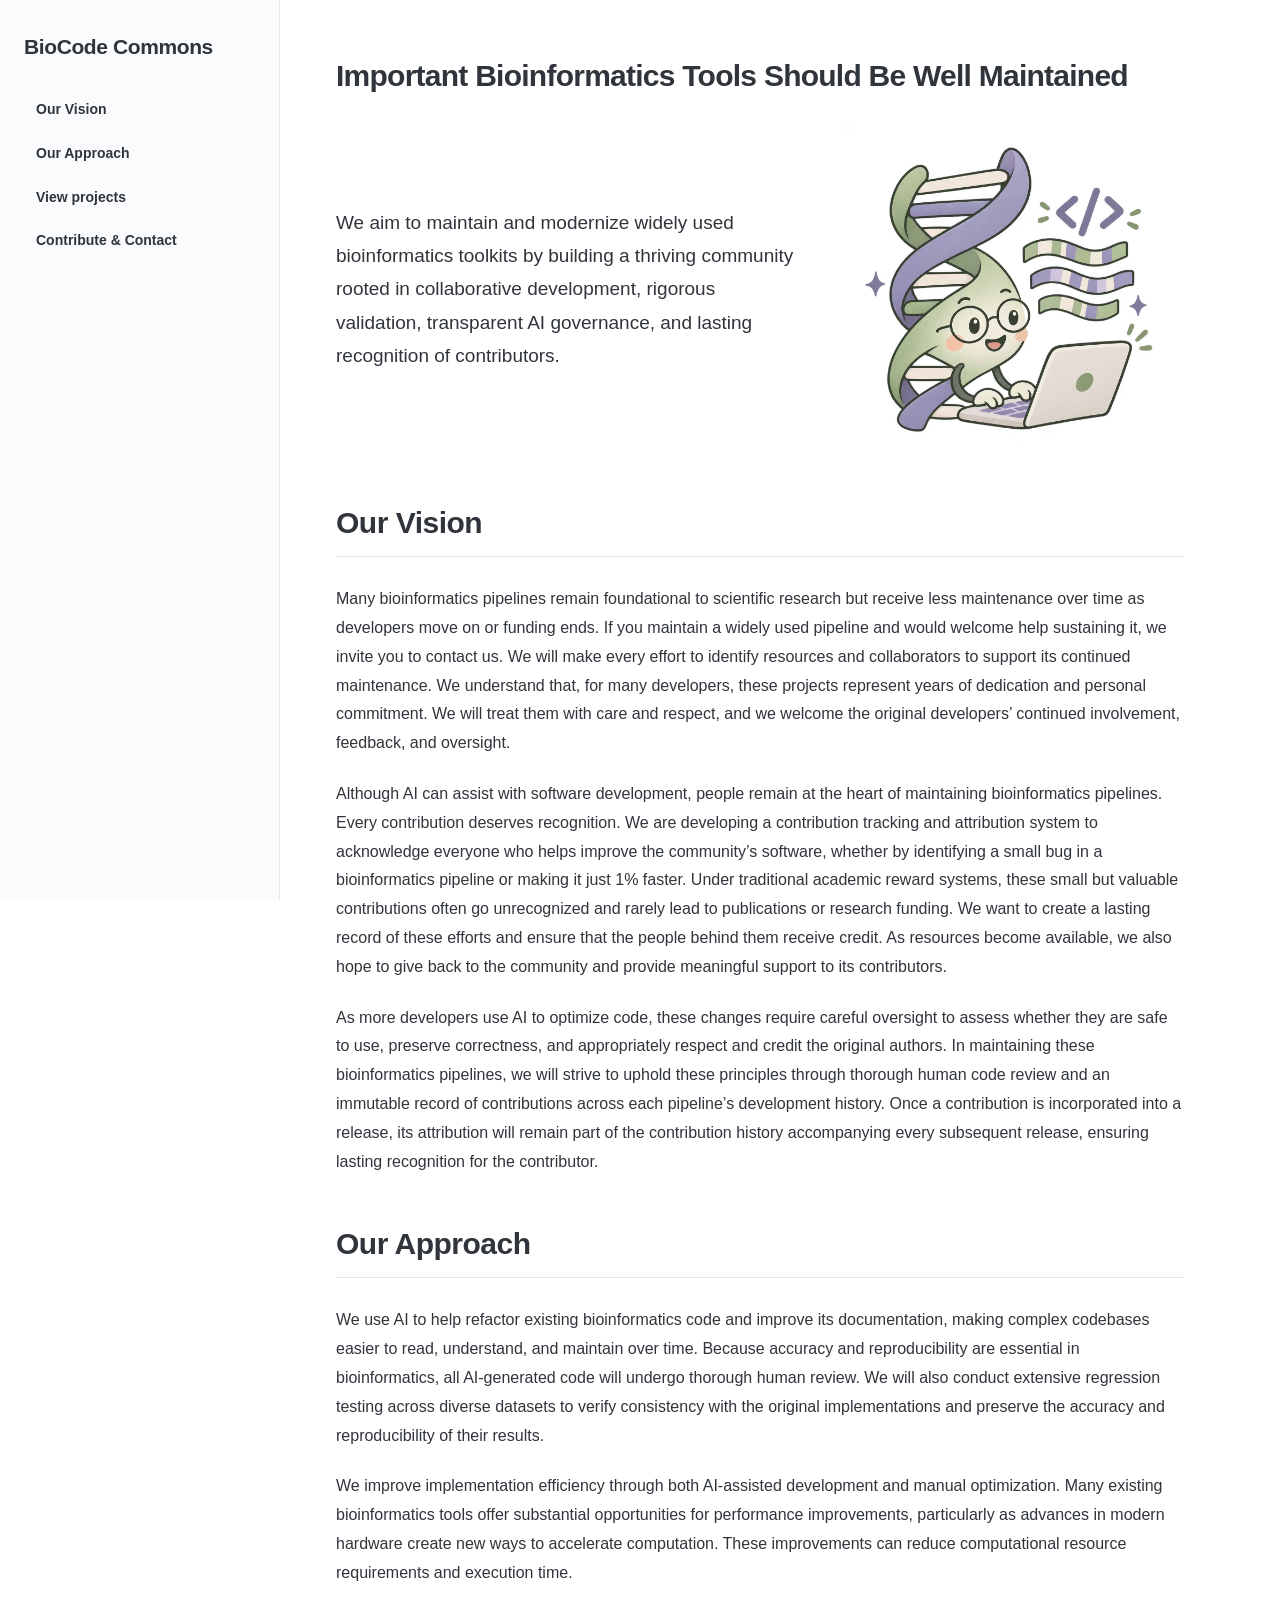
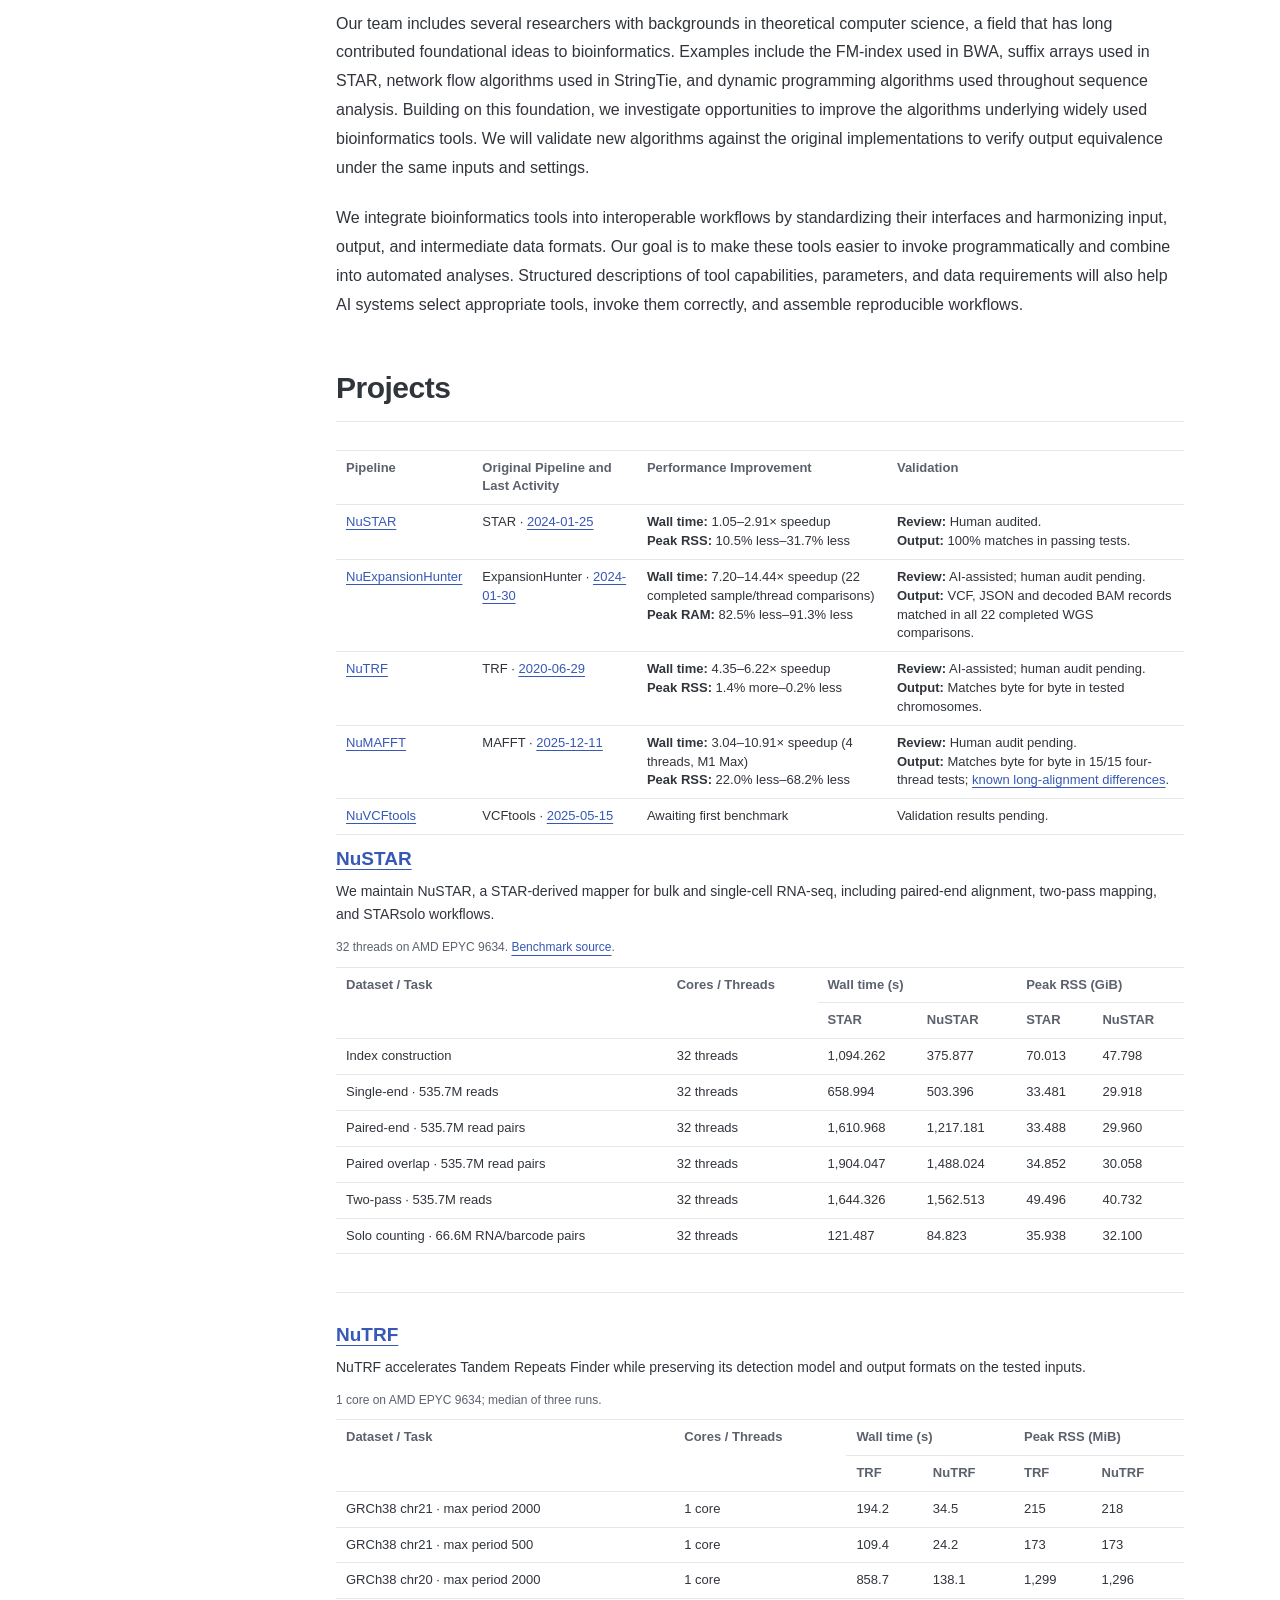
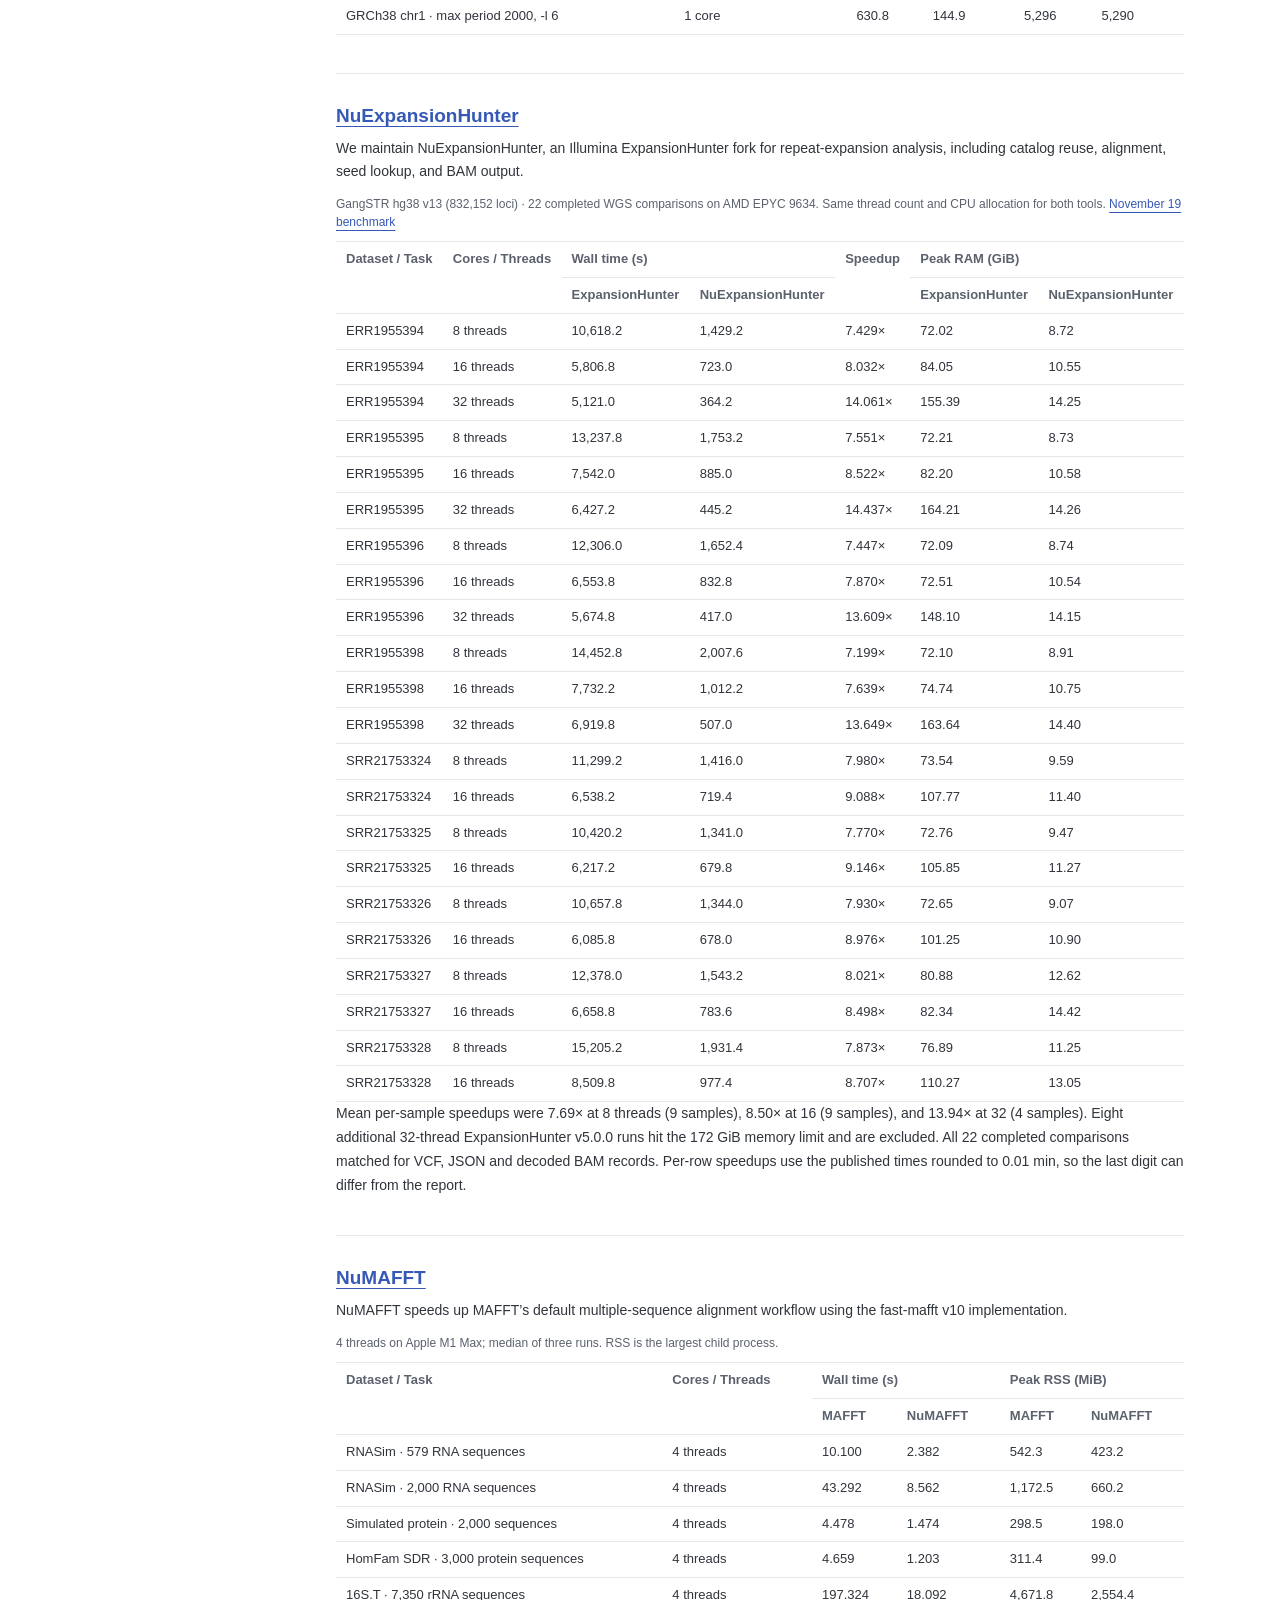
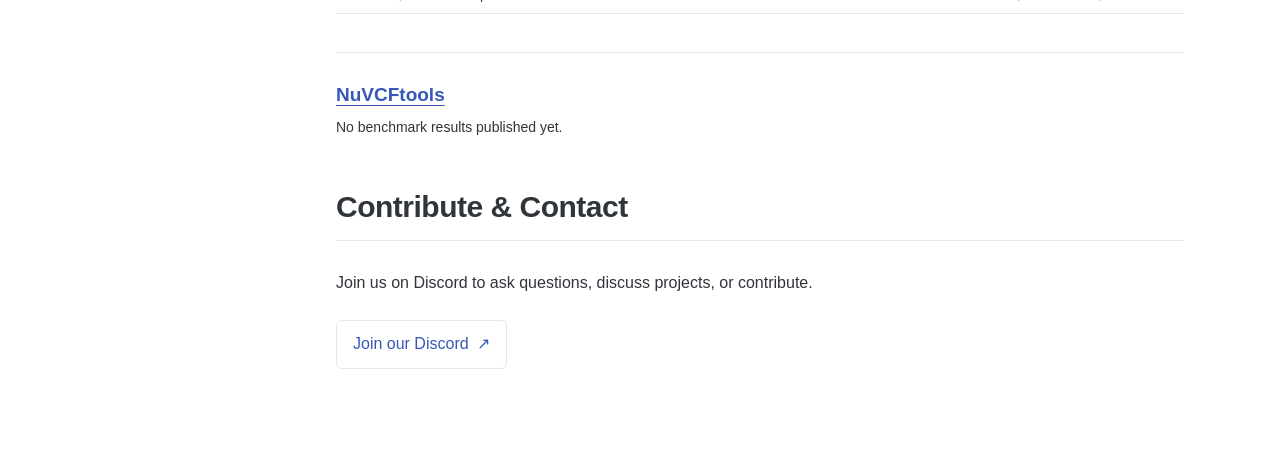
<file: index.html>
<!doctype html>
<html lang="en">
<head>
  <meta charset="utf-8">
  <meta name="viewport" content="width=device-width, initial-scale=1">
  <title>BioCode Commons</title>
  <link rel="icon" href="favicon.svg?v=e3b2caba0f7e" type="image/svg+xml">
  <link rel="stylesheet" href="styles.css?v=425fc012f367">
</head>
<body>
  <aside class="sidebar">
    <div class="site-name">BioCode Commons</div>
    <nav aria-label="Contents"><a class="toc-heading" href="#vision">Our Vision</a>
<a class="toc-heading" href="#approach">Our Approach</a>
<a class="toc-heading" href="#projects">View projects</a>
<a class="toc-heading" href="#contact">Contribute &amp; Contact</a></nav>
  </aside>
  <header class="mobile-header">
    <div class="site-name">BioCode Commons</div>
    <details>
      <summary>Contents</summary>
      <nav aria-label="Mobile contents"><a class="toc-heading" href="#vision">Our Vision</a>
<a class="toc-heading" href="#approach">Our Approach</a>
<a class="toc-heading" href="#projects">View projects</a>
<a class="toc-heading" href="#contact">Contribute &amp; Contact</a></nav>
    </details>
  </header>
  <main>
    <h1>Important Bioinformatics Tools Should Be Well Maintained</h1>
    <div class="intro">
      <p class="mission">We aim to maintain and modernize widely used bioinformatics toolkits by building a thriving community rooted in collaborative development, rigorous validation, transparent AI governance, and lasting recognition of contributors.</p>
      <figure class="intro-figure">
        <img src="bioinformatics-mascot.jpg?v=2be39acba1c9" width="1269" height="1240" alt="A DNA character wearing glasses and working on a laptop beside code and sequence illustrations">
      </figure>
    </div>
    <section id="vision" aria-labelledby="vision-title">
      <h2 id="vision-title">Our Vision</h2>
      <p>Many bioinformatics pipelines remain foundational to scientific research but receive less maintenance over time as developers move on or funding ends. If you maintain a widely used pipeline and would welcome help sustaining it, we invite you to contact us. We will make every effort to identify resources and collaborators to support its continued maintenance. We understand that, for many developers, these projects represent years of dedication and personal commitment. We will treat them with care and respect, and we welcome the original developers’ continued involvement, feedback, and oversight.</p>
<p>Although AI can assist with software development, people remain at the heart of maintaining bioinformatics pipelines. Every contribution deserves recognition. We are developing a contribution tracking and attribution system to acknowledge everyone who helps improve the community’s software, whether by identifying a small bug in a bioinformatics pipeline or making it just 1% faster. Under traditional academic reward systems, these small but valuable contributions often go unrecognized and rarely lead to publications or research funding. We want to create a lasting record of these efforts and ensure that the people behind them receive credit. As resources become available, we also hope to give back to the community and provide meaningful support to its contributors.</p>
<p>As more developers use AI to optimize code, these changes require careful oversight to assess whether they are safe to use, preserve correctness, and appropriately respect and credit the original authors. In maintaining these bioinformatics pipelines, we will strive to uphold these principles through thorough human code review and an immutable record of contributions across each pipeline’s development history. Once a contribution is incorporated into a release, its attribution will remain part of the contribution history accompanying every subsequent release, ensuring lasting recognition for the contributor.</p>
    </section>
    <section id="approach" aria-labelledby="approach-title">
      <h2 id="approach-title">Our Approach</h2>
      <p>We use AI to help refactor existing bioinformatics code and improve its documentation, making complex codebases easier to read, understand, and maintain over time. Because accuracy and reproducibility are essential in bioinformatics, all AI-generated code will undergo thorough human review. We will also conduct extensive regression testing across diverse datasets to verify consistency with the original implementations and preserve the accuracy and reproducibility of their results.</p>
<p>We improve implementation efficiency through both AI-assisted development and manual optimization. Many existing bioinformatics tools offer substantial opportunities for performance improvements, particularly as advances in modern hardware create new ways to accelerate computation. These improvements can reduce computational resource requirements and execution time.</p>
<p>Our team includes several researchers with backgrounds in theoretical computer science, a field that has long contributed foundational ideas to bioinformatics. Examples include the FM-index used in BWA, suffix arrays used in STAR, network flow algorithms used in StringTie, and dynamic programming algorithms used throughout sequence analysis. Building on this foundation, we investigate opportunities to improve the algorithms underlying widely used bioinformatics tools. We will validate new algorithms against the original implementations to verify output equivalence under the same inputs and settings.</p>
<p>We integrate bioinformatics tools into interoperable workflows by standardizing their interfaces and harmonizing input, output, and intermediate data formats. Our goal is to make these tools easier to invoke programmatically and combine into automated analyses. Structured descriptions of tool capabilities, parameters, and data requirements will also help AI systems select appropriate tools, invoke them correctly, and assemble reproducible workflows.</p>
    </section>
    <section id="projects" aria-labelledby="projects-title">
      <h2 id="projects-title">Projects</h2>

      <div class="benchmark-table-wrap overview-table-wrap" role="region" aria-label="Pipeline overview" tabindex="0">
        <table aria-label="Maintained pipeline summary">
          <thead><tr><th scope="col">Pipeline</th><th scope="col">Original Pipeline and Last Activity</th><th scope="col">Performance Improvement</th><th scope="col">Validation</th></tr></thead>
          <tbody>
            <tr>
              <th scope="row"><a href="#project-nustar">NuSTAR</a></th>
              <td>STAR · <a href="https://github.com/alexdobin/STAR/commit/b1edc1208d91a53bf40ebae8669f71d50b994851"><time datetime="2024-01-25">2024-01-25</time></a></td>
              <td><strong>Wall time:</strong> 1.05–2.91× speedup<br><strong>Peak RSS:</strong> 10.5% less–31.7% less</td>
              <td><strong>Review:</strong> Human audited.<br><strong>Output:</strong> 100% matches in passing tests.</td>
            </tr>
            <tr>
              <th scope="row"><a href="#project-nuexpansionhunter">NuExpansionHunter</a></th>
              <td>ExpansionHunter · <a href="https://github.com/Illumina/ExpansionHunter/commit/dc477e1379ed202bbfa103a75e023107a2b02c36"><time datetime="2024-01-30">2024-01-30</time></a></td>
              <td><strong>Wall time:</strong> 7.20–14.44× speedup (22 completed sample/thread comparisons)<br><strong>Peak RAM:</strong> 82.5% less–91.3% less</td>
              <td><strong>Review:</strong> AI-assisted; human audit pending.<br><strong>Output:</strong> VCF, JSON and decoded BAM records matched in all 22 completed WGS comparisons.</td>
            </tr>
            <tr>
              <th scope="row"><a href="#project-nutrf">NuTRF</a></th>
              <td>TRF · <a href="https://github.com/Benson-Genomics-Lab/TRF/commit/355c1f92b24f6b2e71650eda3549d46f0316e571"><time datetime="2020-06-29">2020-06-29</time></a></td>
              <td><strong>Wall time:</strong> 4.35–6.22× speedup<br><strong>Peak RSS:</strong> 1.4% more–0.2% less</td>
              <td><strong>Review:</strong> AI-assisted; human audit pending.<br><strong>Output:</strong> Matches byte for byte in tested chromosomes.</td>
            </tr>
            <tr>
              <th scope="row"><a href="#project-numafft">NuMAFFT</a></th>
              <td>MAFFT · <a href="https://gitlab.com/sysimm/mafft/-/commit/0a2319b41ec99282487c2d758029cb7ef1fbc5c2"><time datetime="2025-12-11">2025-12-11</time></a></td>
              <td><strong>Wall time:</strong> 3.04–10.91× speedup (4 threads, M1 Max)<br><strong>Peak RSS:</strong> 22.0% less–68.2% less</td>
              <td><strong>Review:</strong> Human audit pending.<br><strong>Output:</strong> Matches byte for byte in 15/15 four-thread tests; <a href="https://github.com/BioCode-Commons/NuMAFFT#compatibility-note">known long-alignment differences</a>.</td>
            </tr>
            <tr>
              <th scope="row"><a href="#project-nuvcftools">NuVCFtools</a></th>
              <td>VCFtools · <a href="https://github.com/vcftools/vcftools/commit/1f87a83402ffd17ea2723a456b7edf5d80b4a22c"><time datetime="2025-05-15">2025-05-15</time></a></td>
              <td>Awaiting first benchmark</td>
              <td>Validation results pending.</td>
            </tr>
          </tbody>
        </table>
      </div>

      <article class="project" aria-labelledby="project-nustar">
        <h3 id="project-nustar"><a href="https://github.com/BioCode-Commons/NuSTAR/tree/main">NuSTAR</a></h3>
        <p>We maintain NuSTAR, a STAR-derived mapper for bulk and single-cell RNA-seq, including paired-end alignment, two-pass mapping, and STARsolo workflows.</p>
        <div class="benchmark-table-wrap" role="region" aria-label="NuSTAR benchmark results" tabindex="0">
          <table>
            <caption>32 threads on AMD EPYC 9634. <a href="https://github.com/BioCode-Commons/NuSTAR/blob/3da465796b14f6f1e3f7ffb427d5b1a53fae8163/BENCHMARKS.md">Benchmark source</a>.</caption>
            <thead>
              <tr><th scope="col" rowspan="2">Dataset / Task</th><th scope="col" rowspan="2">Cores / Threads</th><th scope="colgroup" colspan="2">Wall time (s)</th><th scope="colgroup" colspan="2">Peak RSS (GiB)</th></tr>
              <tr><th scope="col">STAR</th><th scope="col">NuSTAR</th><th scope="col">STAR</th><th scope="col">NuSTAR</th></tr>
            </thead>
            <tbody>
              <tr><th scope="row">Index construction</th><td>32 threads</td><td>1,094.262</td><td>375.877</td><td>70.013</td><td>47.798</td></tr>
              <tr><th scope="row">Single-end · 535.7M reads</th><td>32 threads</td><td>658.994</td><td>503.396</td><td>33.481</td><td>29.918</td></tr>
              <tr><th scope="row">Paired-end · 535.7M read pairs</th><td>32 threads</td><td>1,610.968</td><td>1,217.181</td><td>33.488</td><td>29.960</td></tr>
              <tr><th scope="row">Paired overlap · 535.7M read pairs</th><td>32 threads</td><td>1,904.047</td><td>1,488.024</td><td>34.852</td><td>30.058</td></tr>
              <tr><th scope="row">Two-pass · 535.7M reads</th><td>32 threads</td><td>1,644.326</td><td>1,562.513</td><td>49.496</td><td>40.732</td></tr>
              <tr><th scope="row">Solo counting · 66.6M RNA/barcode pairs</th><td>32 threads</td><td>121.487</td><td>84.823</td><td>35.938</td><td>32.100</td></tr>
            </tbody>
          </table>
        </div>
      </article>

      <article class="project" aria-labelledby="project-nutrf">
        <h3 id="project-nutrf"><a href="https://github.com/BioCode-Commons/NuTRF">NuTRF</a></h3>
        <p>NuTRF accelerates Tandem Repeats Finder while preserving its detection model and output formats on the tested inputs.</p>
        <div class="benchmark-table-wrap" role="region" aria-label="NuTRF benchmark results" tabindex="0">
          <table>
            <caption>1 core on AMD EPYC 9634; median of three runs.</caption>
            <thead>
              <tr><th scope="col" rowspan="2">Dataset / Task</th><th scope="col" rowspan="2">Cores / Threads</th><th scope="colgroup" colspan="2">Wall time (s)</th><th scope="colgroup" colspan="2">Peak RSS (MiB)</th></tr>
              <tr><th scope="col">TRF</th><th scope="col">NuTRF</th><th scope="col">TRF</th><th scope="col">NuTRF</th></tr>
            </thead>
            <tbody>
              <tr><th scope="row">GRCh38 chr21 · max period 2000</th><td>1 core</td><td>194.2</td><td>34.5</td><td>215</td><td>218</td></tr>
              <tr><th scope="row">GRCh38 chr21 · max period 500</th><td>1 core</td><td>109.4</td><td>24.2</td><td>173</td><td>173</td></tr>
              <tr><th scope="row">GRCh38 chr20 · max period 2000</th><td>1 core</td><td>858.7</td><td>138.1</td><td>1,299</td><td>1,296</td></tr>
              <tr><th scope="row">GRCh38 chr1 · max period 2000, -l 6</th><td>1 core</td><td>630.8</td><td>144.9</td><td>5,296</td><td>5,290</td></tr>
            </tbody>
          </table>
        </div>
      </article>

      <article class="project" aria-labelledby="project-nuexpansionhunter">
        <h3 id="project-nuexpansionhunter"><a href="https://github.com/BioCode-Commons/NuExpansionHunter/tree/main">NuExpansionHunter</a></h3>
        <p>We maintain NuExpansionHunter, an Illumina ExpansionHunter fork for repeat-expansion analysis, including catalog reuse, alignment, seed lookup, and BAM output.</p>
        <div class="benchmark-table-wrap" role="region" aria-label="NuExpansionHunter benchmark results" tabindex="0">
          <table>
            <caption>GangSTR hg38 v13 (832,152 loci) · 22 completed WGS comparisons on AMD EPYC 9634. Same thread count and CPU allocation for both tools. <a href="https://github.com/BioCode-Commons/NuExpansionHunter/blob/867b8c82be2f6434547652cb446f40d1edb0b8d3/docs/08_Benchmark.md">November 19 benchmark</a></caption>
            <thead>
              <tr><th scope="col" rowspan="2">Dataset / Task</th><th scope="col" rowspan="2">Cores / Threads</th><th scope="colgroup" colspan="2">Wall time (s)</th><th scope="col" rowspan="2">Speedup</th><th scope="colgroup" colspan="2">Peak RAM (GiB)</th></tr>
              <tr><th scope="col">ExpansionHunter</th><th scope="col">NuExpansionHunter</th><th scope="col">ExpansionHunter</th><th scope="col">NuExpansionHunter</th></tr>
            </thead>
            <tbody>
              <tr><th scope="row">ERR1955394</th><td>8 threads</td><td>10,618.2</td><td>1,429.2</td><td>7.429×</td><td>72.02</td><td>8.72</td></tr>
              <tr><th scope="row">ERR1955394</th><td>16 threads</td><td>5,806.8</td><td>723.0</td><td>8.032×</td><td>84.05</td><td>10.55</td></tr>
              <tr><th scope="row">ERR1955394</th><td>32 threads</td><td>5,121.0</td><td>364.2</td><td>14.061×</td><td>155.39</td><td>14.25</td></tr>
              <tr><th scope="row">ERR1955395</th><td>8 threads</td><td>13,237.8</td><td>1,753.2</td><td>7.551×</td><td>72.21</td><td>8.73</td></tr>
              <tr><th scope="row">ERR1955395</th><td>16 threads</td><td>7,542.0</td><td>885.0</td><td>8.522×</td><td>82.20</td><td>10.58</td></tr>
              <tr><th scope="row">ERR1955395</th><td>32 threads</td><td>6,427.2</td><td>445.2</td><td>14.437×</td><td>164.21</td><td>14.26</td></tr>
              <tr><th scope="row">ERR1955396</th><td>8 threads</td><td>12,306.0</td><td>1,652.4</td><td>7.447×</td><td>72.09</td><td>8.74</td></tr>
              <tr><th scope="row">ERR1955396</th><td>16 threads</td><td>6,553.8</td><td>832.8</td><td>7.870×</td><td>72.51</td><td>10.54</td></tr>
              <tr><th scope="row">ERR1955396</th><td>32 threads</td><td>5,674.8</td><td>417.0</td><td>13.609×</td><td>148.10</td><td>14.15</td></tr>
              <tr><th scope="row">ERR1955398</th><td>8 threads</td><td>14,452.8</td><td>2,007.6</td><td>7.199×</td><td>72.10</td><td>8.91</td></tr>
              <tr><th scope="row">ERR1955398</th><td>16 threads</td><td>7,732.2</td><td>1,012.2</td><td>7.639×</td><td>74.74</td><td>10.75</td></tr>
              <tr><th scope="row">ERR1955398</th><td>32 threads</td><td>6,919.8</td><td>507.0</td><td>13.649×</td><td>163.64</td><td>14.40</td></tr>
              <tr><th scope="row">SRR21753324</th><td>8 threads</td><td>11,299.2</td><td>1,416.0</td><td>7.980×</td><td>73.54</td><td>9.59</td></tr>
              <tr><th scope="row">SRR21753324</th><td>16 threads</td><td>6,538.2</td><td>719.4</td><td>9.088×</td><td>107.77</td><td>11.40</td></tr>
              <tr><th scope="row">SRR21753325</th><td>8 threads</td><td>10,420.2</td><td>1,341.0</td><td>7.770×</td><td>72.76</td><td>9.47</td></tr>
              <tr><th scope="row">SRR21753325</th><td>16 threads</td><td>6,217.2</td><td>679.8</td><td>9.146×</td><td>105.85</td><td>11.27</td></tr>
              <tr><th scope="row">SRR21753326</th><td>8 threads</td><td>10,657.8</td><td>1,344.0</td><td>7.930×</td><td>72.65</td><td>9.07</td></tr>
              <tr><th scope="row">SRR21753326</th><td>16 threads</td><td>6,085.8</td><td>678.0</td><td>8.976×</td><td>101.25</td><td>10.90</td></tr>
              <tr><th scope="row">SRR21753327</th><td>8 threads</td><td>12,378.0</td><td>1,543.2</td><td>8.021×</td><td>80.88</td><td>12.62</td></tr>
              <tr><th scope="row">SRR21753327</th><td>16 threads</td><td>6,658.8</td><td>783.6</td><td>8.498×</td><td>82.34</td><td>14.42</td></tr>
              <tr><th scope="row">SRR21753328</th><td>8 threads</td><td>15,205.2</td><td>1,931.4</td><td>7.873×</td><td>76.89</td><td>11.25</td></tr>
              <tr><th scope="row">SRR21753328</th><td>16 threads</td><td>8,509.8</td><td>977.4</td><td>8.707×</td><td>110.27</td><td>13.05</td></tr>
            </tbody>
          </table>
        </div>
        <p class="benchmark-note">Mean per-sample speedups were 7.69× at 8 threads (9 samples), 8.50× at 16 (9 samples), and 13.94× at 32 (4 samples). Eight additional 32-thread ExpansionHunter v5.0.0 runs hit the 172 GiB memory limit and are excluded. All 22 completed comparisons matched for VCF, JSON and decoded BAM records. Per-row speedups use the published times rounded to 0.01 min, so the last digit can differ from the report.</p>
      </article>

      <article class="project" aria-labelledby="project-numafft">
        <h3 id="project-numafft"><a href="https://github.com/BioCode-Commons/NuMAFFT">NuMAFFT</a></h3>
        <p>NuMAFFT speeds up MAFFT’s default multiple-sequence alignment workflow using the fast-mafft v10 implementation.</p>
        <div class="benchmark-table-wrap" role="region" aria-label="NuMAFFT benchmark results" tabindex="0">
          <table>
            <caption>4 threads on Apple M1 Max; median of three runs. RSS is the largest child process.</caption>
            <thead>
              <tr><th scope="col" rowspan="2">Dataset / Task</th><th scope="col" rowspan="2">Cores / Threads</th><th scope="colgroup" colspan="2">Wall time (s)</th><th scope="colgroup" colspan="2">Peak RSS (MiB)</th></tr>
              <tr><th scope="col">MAFFT</th><th scope="col">NuMAFFT</th><th scope="col">MAFFT</th><th scope="col">NuMAFFT</th></tr>
            </thead>
            <tbody>
              <tr><th scope="row">RNASim · 579 RNA sequences</th><td>4 threads</td><td>10.100</td><td>2.382</td><td>542.3</td><td>423.2</td></tr>
              <tr><th scope="row">RNASim · 2,000 RNA sequences</th><td>4 threads</td><td>43.292</td><td>8.562</td><td>1,172.5</td><td>660.2</td></tr>
              <tr><th scope="row">Simulated protein · 2,000 sequences</th><td>4 threads</td><td>4.478</td><td>1.474</td><td>298.5</td><td>198.0</td></tr>
              <tr><th scope="row">HomFam SDR · 3,000 protein sequences</th><td>4 threads</td><td>4.659</td><td>1.203</td><td>311.4</td><td>99.0</td></tr>
              <tr><th scope="row">16S.T · 7,350 rRNA sequences</th><td>4 threads</td><td>197.324</td><td>18.092</td><td>4,671.8</td><td>2,554.4</td></tr>
            </tbody>
          </table>
        </div>
      </article>

      <article class="project" aria-labelledby="project-nuvcftools">
        <h3 id="project-nuvcftools"><a href="https://github.com/BioCode-Commons/NuVCFtools">NuVCFtools</a></h3>
        <p class="benchmark-note">No benchmark results published yet.</p>
      </article>
    </section>
    <section id="contact" aria-labelledby="contact-title">
      <h2 id="contact-title">Contribute &amp; Contact</h2>
      <p>Join us on Discord to ask questions, discuss projects, or contribute.</p>
      <p><a class="discord-link" href="https://discord.gg/AEQjM3y5S">Join our Discord <span aria-hidden="true">↗</span></a></p>
    </section>
  </main>
</body>
</html>
</file>
<file: styles.css>
* { box-sizing: border-box; }
:root { color-scheme: light; --ink: #30343b; --muted: #5b616d; --line: #e5e7eb; --accent: #3658b6; }
html { scroll-padding-top: 32px; }
body { margin: 0; background: #fff; color: var(--ink); font-family: -apple-system, BlinkMacSystemFont, "Segoe UI", sans-serif; font-size: 16px; line-height: 1.75; }
.sidebar { position: fixed; inset: 0 auto 0 0; width: 280px; padding: 32px 24px; border-right: 1px solid var(--line); overflow-y: auto; background: #fafbfc; }
.site-name { font-size: 21px; font-weight: 650; letter-spacing: -.4px; line-height: 1.4; margin-bottom: 32px; }
.sidebar nav a, .mobile-header nav a { display: block; color: var(--muted); text-decoration: none; font-size: 13px; line-height: 1.55; padding: 6px 10px; border-left: 2px solid transparent; }
.sidebar nav a:hover, .sidebar nav a:focus-visible, .mobile-header nav a:hover, .mobile-header nav a:focus-visible { color: var(--accent); background: #edf1fa; border-left-color: var(--accent); }
a:focus-visible { outline: 2px solid var(--accent); outline-offset: 2px; }
.sidebar nav .toc-heading, .mobile-header nav .toc-heading { color: var(--ink); font-size: 14px; font-weight: 600; }
.mobile-header { display: none; }
main { container-type: inline-size; width: min(960px, calc(100% - 280px)); margin-left: 280px; padding: 56px 56px 80px; }
h1 { font-size: clamp(16px, 3.9cqi, 30px); font-weight: 600; letter-spacing: -.025em; line-height: 1.3; margin: 0 0 28px; white-space: nowrap; }
.intro { display: grid; grid-template-columns: 1.3fr 1fr; align-items: center; gap: 32px; margin-bottom: 48px; }
.mission { font-size: 19px; line-height: 1.75; margin: 0; }
figure { margin: 0; }
.intro-figure { width: 100%; max-width: 340px; justify-self: end; }
.intro-figure img { display: block; width: 100%; height: auto; }
.project a { color: var(--accent); text-underline-offset: 4px; }
.overview-table-wrap { margin: 0 0 10px; }
.overview-table-wrap a { color: var(--accent); text-underline-offset: 3px; }
.overview-table-wrap tbody th { font-weight: 600; }
.project + .project { margin-top: 38px; padding-top: 28px; border-top: 1px solid var(--line); }
.project h3 { margin-bottom: 6px; font-size: 19px; }
.project p { margin: 0 0 12px; font-size: 14px; line-height: 1.7; }
.benchmark-table-wrap { max-width: 100%; overflow-x: auto; }
.benchmark-table-wrap caption { text-align: left; color: var(--muted); font-size: 12px; padding: 0 0 10px; }
.benchmark-table-wrap table { width: 100%; border-collapse: collapse; font-size: 13px; line-height: 1.45; font-variant-numeric: tabular-nums; }
.benchmark-table-wrap th, .benchmark-table-wrap td { padding: 8px 10px; border-bottom: 1px solid var(--line); text-align: left; vertical-align: top; }
.benchmark-table-wrap thead th { border-top: 1px solid var(--line); color: var(--muted); font-weight: 600; }
.benchmark-table-wrap tbody th { font-weight: 500; }
.benchmark-table-wrap td:nth-child(n+2) { white-space: nowrap; }
.overview-table-wrap td:nth-child(n+2) { white-space: normal; }
.project-status { color: var(--muted); }
.sidebar nav > a + a, .mobile-header nav > a + a { margin-top: 10px; }
section > p { margin: 0 0 22px; line-height: 1.8; }
.discord-link { display: inline-flex; align-items: center; gap: 8px; padding: 9px 16px; border: 1px solid var(--line); border-radius: 6px; color: var(--accent); text-decoration: none; font-weight: 500; }
.discord-link:hover { background: #edf1fa; border-color: var(--accent); }
section { scroll-margin-top: 30px; }
section + section { margin-top: 48px; }
h2 { font-size: 30px; font-weight: 600; letter-spacing: -.5px; line-height: 1.3; margin: 0 0 28px; padding-bottom: 14px; border-bottom: 1px solid var(--line); }
h3 { font-size: 20px; font-weight: 600; line-height: 1.5; margin: 0 0 12px; }
@media (min-width: 1500px) { main { margin-left: calc(280px + (100vw - 1500px) / 2); } }
@media (max-width: 1050px) { main { padding: 40px 32px 64px; } .intro { grid-template-columns: 1fr; gap: 20px; } figure { width: min(100%, 300px); margin: auto; } }
@media (max-width: 760px) {
  html { scroll-padding-top: 20px; }
  .sidebar { display: none; }
  .mobile-header { display: block; border-bottom: 1px solid var(--line); padding: 18px 22px; background: #fafbfc; }
  .mobile-header .site-name { font-size: 19px; margin: 0 0 10px; }
  summary { cursor: pointer; font-size: 14px; color: var(--muted); }
  .mobile-header > details > nav { margin-top: 16px; }
  main { container-type: inline-size; width: 100%; margin: 0; padding: 28px 22px 48px; }
  h1 { font-size: clamp(22px, 6vw, 28px); white-space: normal; text-wrap: balance; margin-bottom: 22px; }
  .mission { font-size: 17px; }
  h2 { font-size: 26px; }
  h3 { font-size: 18px; }
  .benchmark-table-wrap table { min-width: 680px; }
}
</file>
